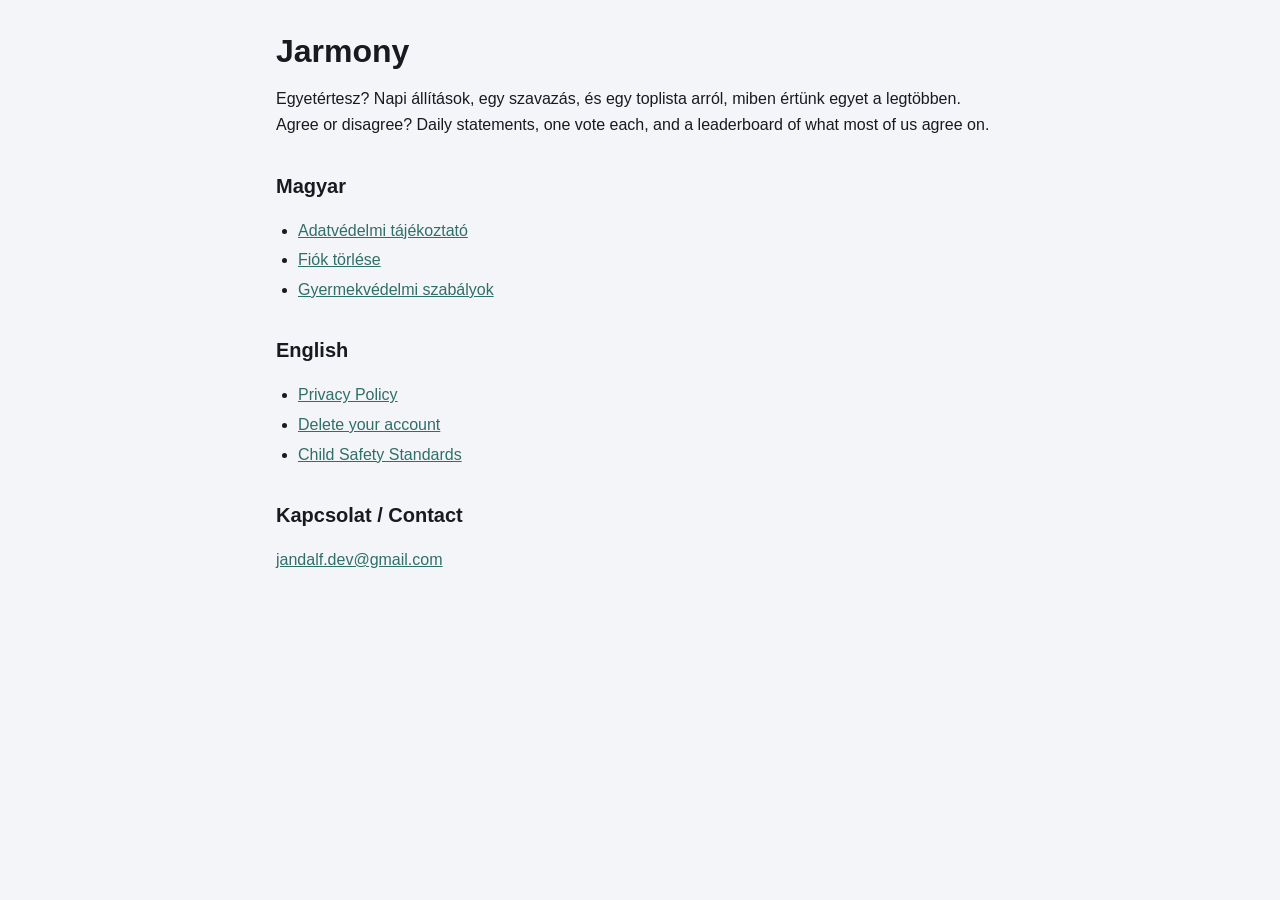
<file: index.html>
<!doctype html>
<html lang="hu">
<head>
<meta charset="utf-8">
<meta name="viewport" content="width=device-width, initial-scale=1">
<title>Jarmony</title>
<link rel="stylesheet" href="style.css">
</head>
<body>
<main>
<h1>Jarmony</h1>
<p>Egyetértesz? Napi állítások, egy szavazás, és egy toplista arról, miben értünk egyet a legtöbben.<br>
<span lang="en">Agree or disagree? Daily statements, one vote each, and a leaderboard of what most of us agree on.</span></p>

<h2>Magyar</h2>
<ul>
<li><a href="adatvedelem.html">Adatvédelmi tájékoztató</a></li>
<li><a href="fioktorles.html">Fiók törlése</a></li>
<li><a href="gyermekvedelem.html">Gyermekvédelmi szabályok</a></li>
</ul>

<h2 lang="en">English</h2>
<ul lang="en">
<li><a href="privacy.html">Privacy Policy</a></li>
<li><a href="delete-account.html">Delete your account</a></li>
<li><a href="child-safety.html">Child Safety Standards</a></li>
</ul>

<h2>Kapcsolat / Contact</h2>
<p><a href="mailto:jandalf.dev@gmail.com">jandalf.dev@gmail.com</a></p>
</main>
</body>
</html>
</file>
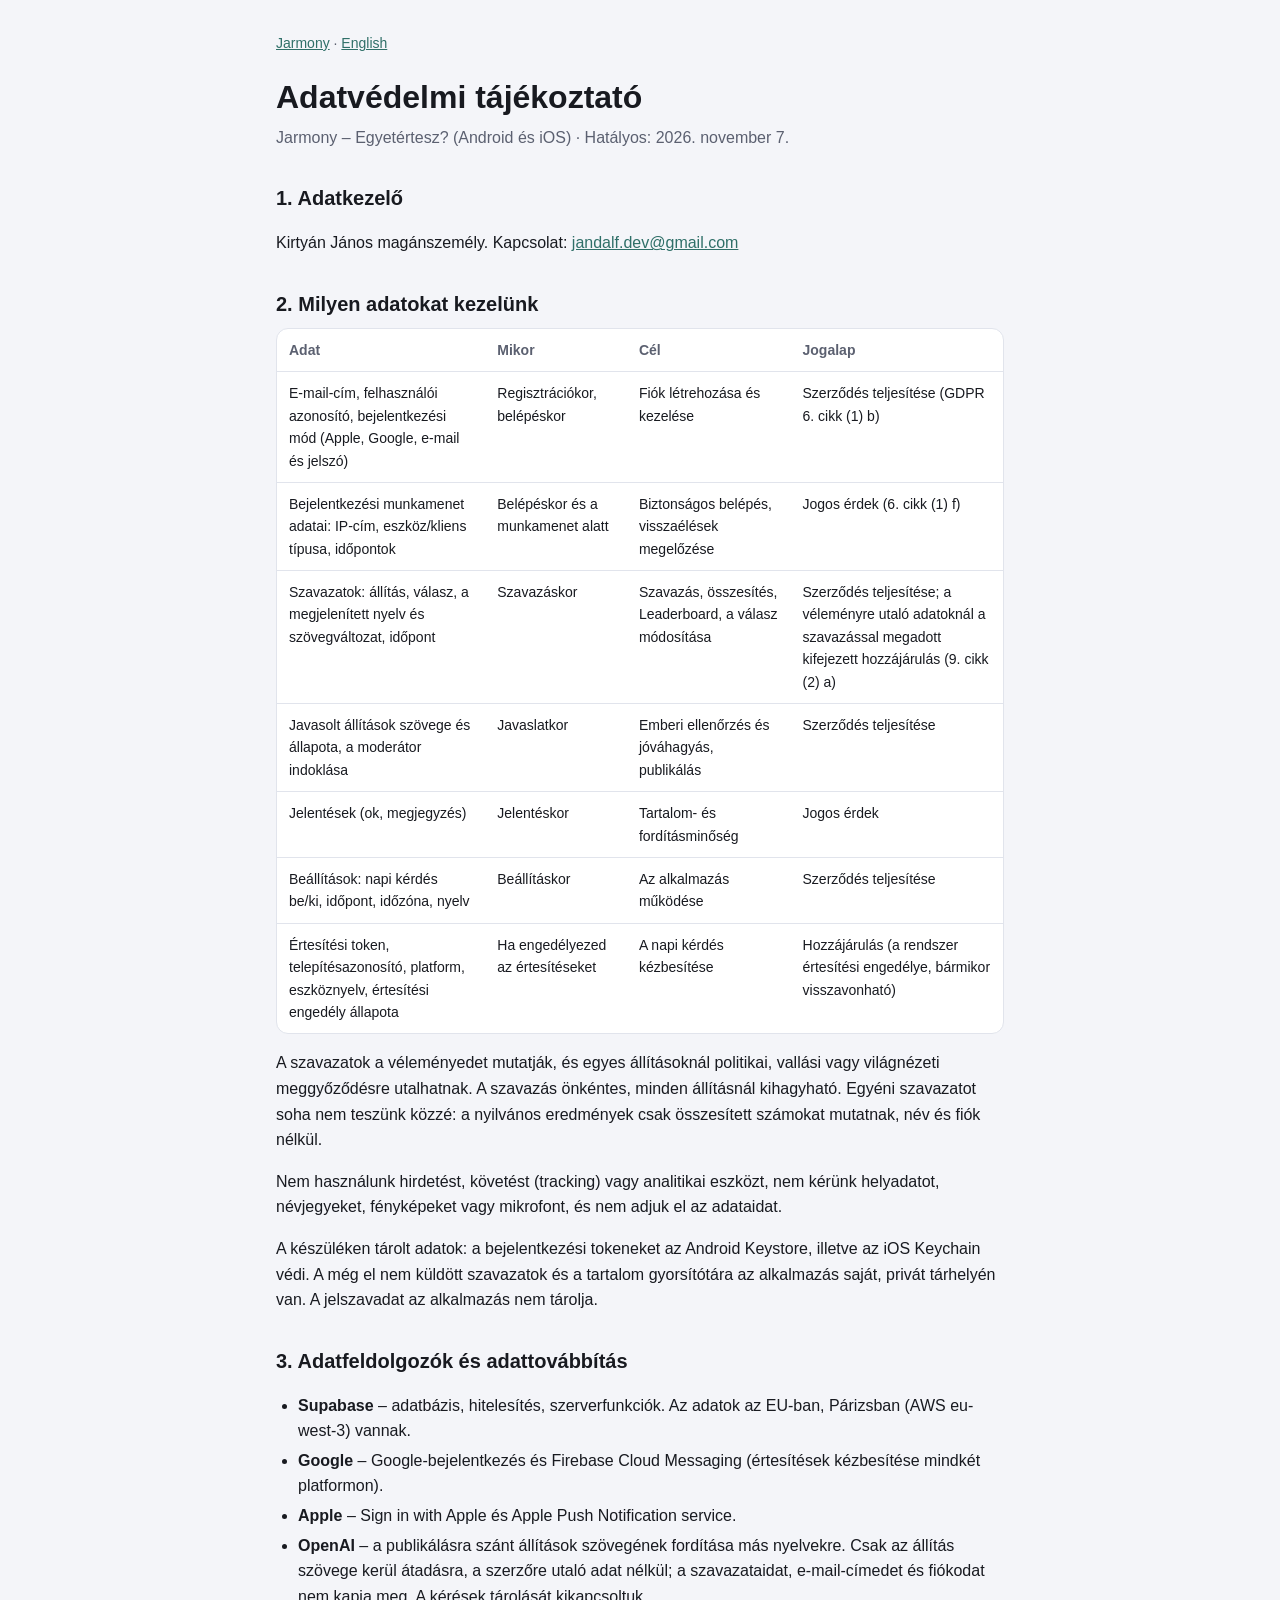
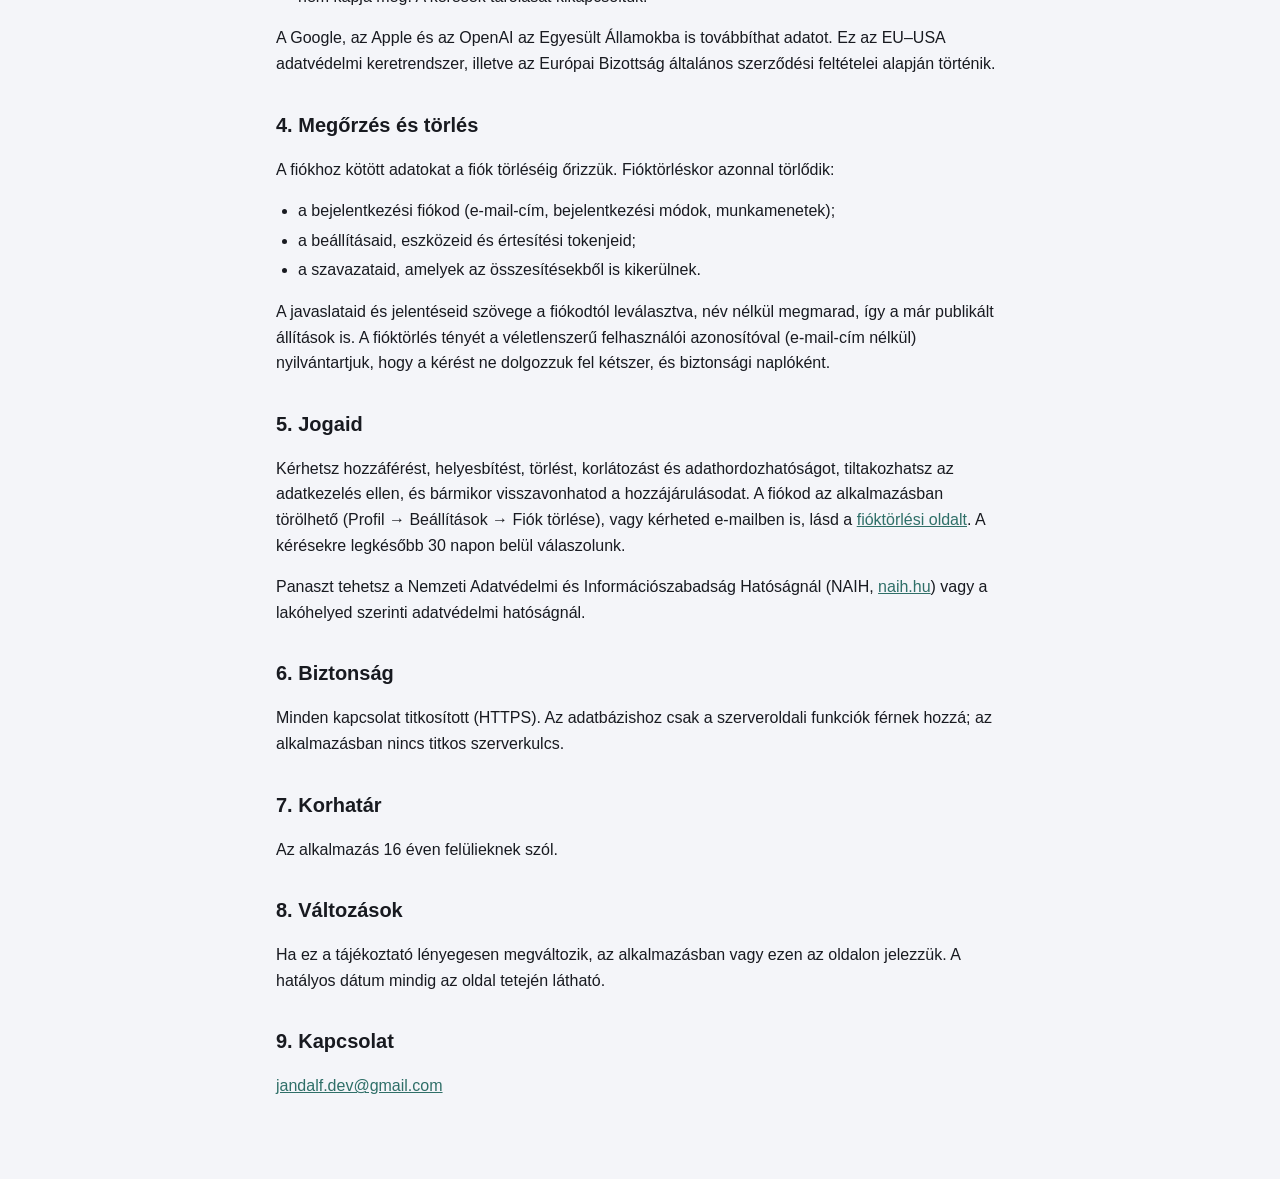
<file: adatvedelem.html>
<!doctype html>
<html lang="hu">
<head>
<meta charset="utf-8">
<meta name="viewport" content="width=device-width, initial-scale=1">
<title>Jarmony – Adatvédelmi tájékoztató</title>
<link rel="stylesheet" href="style.css">
<link rel="alternate" hreflang="en" href="privacy.html">
</head>
<body>
<main>
<nav><a href="index.html">Jarmony</a> · <a href="privacy.html" lang="en">English</a></nav>
<h1>Adatvédelmi tájékoztató</h1>
<p class="meta">Jarmony – Egyetértesz? (Android és iOS) · Hatályos: 2026. november 7.</p>

<h2>1. Adatkezelő</h2>
<p>Kirtyán János magánszemély. Kapcsolat: <a href="mailto:jandalf.dev@gmail.com">jandalf.dev@gmail.com</a></p>

<h2>2. Milyen adatokat kezelünk</h2>
<div class="table"><table>
<thead><tr><th>Adat</th><th>Mikor</th><th>Cél</th><th>Jogalap</th></tr></thead>
<tbody>
<tr><td>E-mail-cím, felhasználói azonosító, bejelentkezési mód (Apple, Google, e-mail és jelszó)</td><td>Regisztrációkor, belépéskor</td><td>Fiók létrehozása és kezelése</td><td>Szerződés teljesítése (GDPR 6. cikk (1) b)</td></tr>
<tr><td>Bejelentkezési munkamenet adatai: IP-cím, eszköz/kliens típusa, időpontok</td><td>Belépéskor és a munkamenet alatt</td><td>Biztonságos belépés, visszaélések megelőzése</td><td>Jogos érdek (6. cikk (1) f)</td></tr>
<tr><td>Szavazatok: állítás, válasz, a megjelenített nyelv és szövegváltozat, időpont</td><td>Szavazáskor</td><td>Szavazás, összesítés, Leaderboard, a válasz módosítása</td><td>Szerződés teljesítése; a véleményre utaló adatoknál a szavazással megadott kifejezett hozzájárulás (9. cikk (2) a)</td></tr>
<tr><td>Javasolt állítások szövege és állapota, a moderátor indoklása</td><td>Javaslatkor</td><td>Emberi ellenőrzés és jóváhagyás, publikálás</td><td>Szerződés teljesítése</td></tr>
<tr><td>Jelentések (ok, megjegyzés)</td><td>Jelentéskor</td><td>Tartalom- és fordításminőség</td><td>Jogos érdek</td></tr>
<tr><td>Beállítások: napi kérdés be/ki, időpont, időzóna, nyelv</td><td>Beállításkor</td><td>Az alkalmazás működése</td><td>Szerződés teljesítése</td></tr>
<tr><td>Értesítési token, telepítésazonosító, platform, eszköznyelv, értesítési engedély állapota</td><td>Ha engedélyezed az értesítéseket</td><td>A napi kérdés kézbesítése</td><td>Hozzájárulás (a rendszer értesítési engedélye, bármikor visszavonható)</td></tr>
</tbody>
</table></div>
<p>A szavazatok a véleményedet mutatják, és egyes állításoknál politikai, vallási vagy világnézeti meggyőződésre utalhatnak. A szavazás önkéntes, minden állításnál kihagyható. Egyéni szavazatot soha nem teszünk közzé: a nyilvános eredmények csak összesített számokat mutatnak, név és fiók nélkül.</p>
<p>Nem használunk hirdetést, követést (tracking) vagy analitikai eszközt, nem kérünk helyadatot, névjegyeket, fényképeket vagy mikrofont, és nem adjuk el az adataidat.</p>
<p>A készüléken tárolt adatok: a bejelentkezési tokeneket az Android Keystore, illetve az iOS Keychain védi. A még el nem küldött szavazatok és a tartalom gyorsítótára az alkalmazás saját, privát tárhelyén van. A jelszavadat az alkalmazás nem tárolja.</p>

<h2>3. Adatfeldolgozók és adattovábbítás</h2>
<ul>
<li><strong>Supabase</strong> – adatbázis, hitelesítés, szerverfunkciók. Az adatok az EU-ban, Párizsban (AWS eu-west-3) vannak.</li>
<li><strong>Google</strong> – Google-bejelentkezés és Firebase Cloud Messaging (értesítések kézbesítése mindkét platformon).</li>
<li><strong>Apple</strong> – Sign in with Apple és Apple Push Notification service.</li>
<li><strong>OpenAI</strong> – a publikálásra szánt állítások szövegének fordítása más nyelvekre. Csak az állítás szövege kerül átadásra, a szerzőre utaló adat nélkül; a szavazataidat, e-mail-címedet és fiókodat nem kapja meg. A kérések tárolását kikapcsoltuk.</li>
</ul>
<p>A Google, az Apple és az OpenAI az Egyesült Államokba is továbbíthat adatot. Ez az EU–USA adatvédelmi keretrendszer, illetve az Európai Bizottság általános szerződési feltételei alapján történik.</p>

<h2>4. Megőrzés és törlés</h2>
<p>A fiókhoz kötött adatokat a fiók törléséig őrizzük. Fióktörléskor azonnal törlődik:</p>
<ul>
<li>a bejelentkezési fiókod (e-mail-cím, bejelentkezési módok, munkamenetek);</li>
<li>a beállításaid, eszközeid és értesítési tokenjeid;</li>
<li>a szavazataid, amelyek az összesítésekből is kikerülnek.</li>
</ul>
<p>A javaslataid és jelentéseid szövege a fiókodtól leválasztva, név nélkül megmarad, így a már publikált állítások is. A fióktörlés tényét a véletlenszerű felhasználói azonosítóval (e-mail-cím nélkül) nyilvántartjuk, hogy a kérést ne dolgozzuk fel kétszer, és biztonsági naplóként.</p>

<h2>5. Jogaid</h2>
<p>Kérhetsz hozzáférést, helyesbítést, törlést, korlátozást és adathordozhatóságot, tiltakozhatsz az adatkezelés ellen, és bármikor visszavonhatod a hozzájárulásodat. A fiókod az alkalmazásban törölhető (Profil → Beállítások → Fiók törlése), vagy kérheted e-mailben is, lásd a <a href="fioktorles.html">fióktörlési oldalt</a>. A kérésekre legkésőbb 30 napon belül válaszolunk.</p>
<p>Panaszt tehetsz a Nemzeti Adatvédelmi és Információszabadság Hatóságnál (NAIH, <a href="https://naih.hu">naih.hu</a>) vagy a lakóhelyed szerinti adatvédelmi hatóságnál.</p>

<h2>6. Biztonság</h2>
<p>Minden kapcsolat titkosított (HTTPS). Az adatbázishoz csak a szerveroldali funkciók férnek hozzá; az alkalmazásban nincs titkos szerverkulcs.</p>

<h2>7. Korhatár</h2>
<p>Az alkalmazás 16 éven felülieknek szól.</p>

<h2>8. Változások</h2>
<p>Ha ez a tájékoztató lényegesen megváltozik, az alkalmazásban vagy ezen az oldalon jelezzük. A hatályos dátum mindig az oldal tetején látható.</p>

<h2>9. Kapcsolat</h2>
<p><a href="mailto:jandalf.dev@gmail.com">jandalf.dev@gmail.com</a></p>
</main>
</body>
</html>
</file>
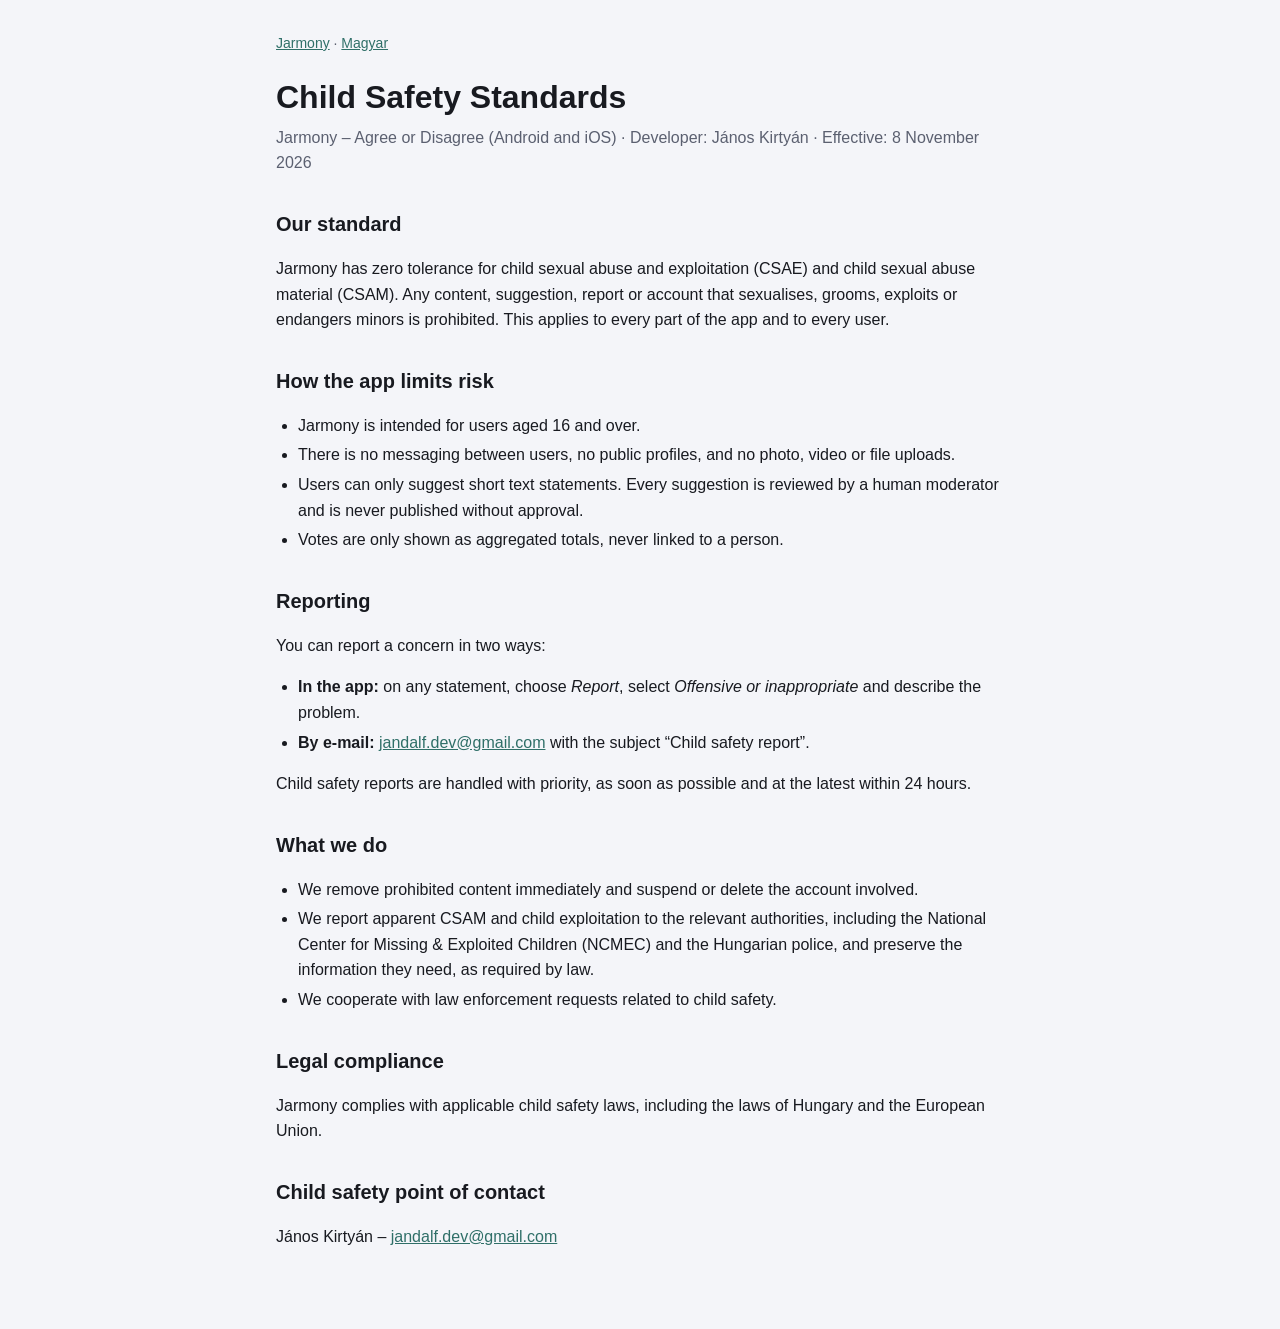
<file: child-safety.html>
<!doctype html>
<html lang="en">
<head>
<meta charset="utf-8">
<meta name="viewport" content="width=device-width, initial-scale=1">
<title>Jarmony – Child Safety Standards</title>
<link rel="stylesheet" href="style.css">
<link rel="alternate" hreflang="hu" href="gyermekvedelem.html">
</head>
<body>
<main>
<nav><a href="index.html">Jarmony</a> · <a href="gyermekvedelem.html" lang="hu">Magyar</a></nav>
<h1>Child Safety Standards</h1>
<p class="meta">Jarmony – Agree or Disagree (Android and iOS) · Developer: János Kirtyán · Effective: 8 November 2026</p>

<h2>Our standard</h2>
<p>Jarmony has zero tolerance for child sexual abuse and exploitation (CSAE) and child sexual abuse material (CSAM). Any content, suggestion, report or account that sexualises, grooms, exploits or endangers minors is prohibited. This applies to every part of the app and to every user.</p>

<h2>How the app limits risk</h2>
<ul>
<li>Jarmony is intended for users aged 16 and over.</li>
<li>There is no messaging between users, no public profiles, and no photo, video or file uploads.</li>
<li>Users can only suggest short text statements. Every suggestion is reviewed by a human moderator and is never published without approval.</li>
<li>Votes are only shown as aggregated totals, never linked to a person.</li>
</ul>

<h2>Reporting</h2>
<p>You can report a concern in two ways:</p>
<ul>
<li><strong>In the app:</strong> on any statement, choose <em>Report</em>, select <em>Offensive or inappropriate</em> and describe the problem.</li>
<li><strong>By e-mail:</strong> <a href="mailto:jandalf.dev@gmail.com?subject=Child%20safety%20report">jandalf.dev@gmail.com</a> with the subject “Child safety report”.</li>
</ul>
<p>Child safety reports are handled with priority, as soon as possible and at the latest within 24 hours.</p>

<h2>What we do</h2>
<ul>
<li>We remove prohibited content immediately and suspend or delete the account involved.</li>
<li>We report apparent CSAM and child exploitation to the relevant authorities, including the National Center for Missing &amp; Exploited Children (NCMEC) and the Hungarian police, and preserve the information they need, as required by law.</li>
<li>We cooperate with law enforcement requests related to child safety.</li>
</ul>

<h2>Legal compliance</h2>
<p>Jarmony complies with applicable child safety laws, including the laws of Hungary and the European Union.</p>

<h2>Child safety point of contact</h2>
<p>János Kirtyán – <a href="mailto:jandalf.dev@gmail.com">jandalf.dev@gmail.com</a></p>
</main>
</body>
</html>
</file>
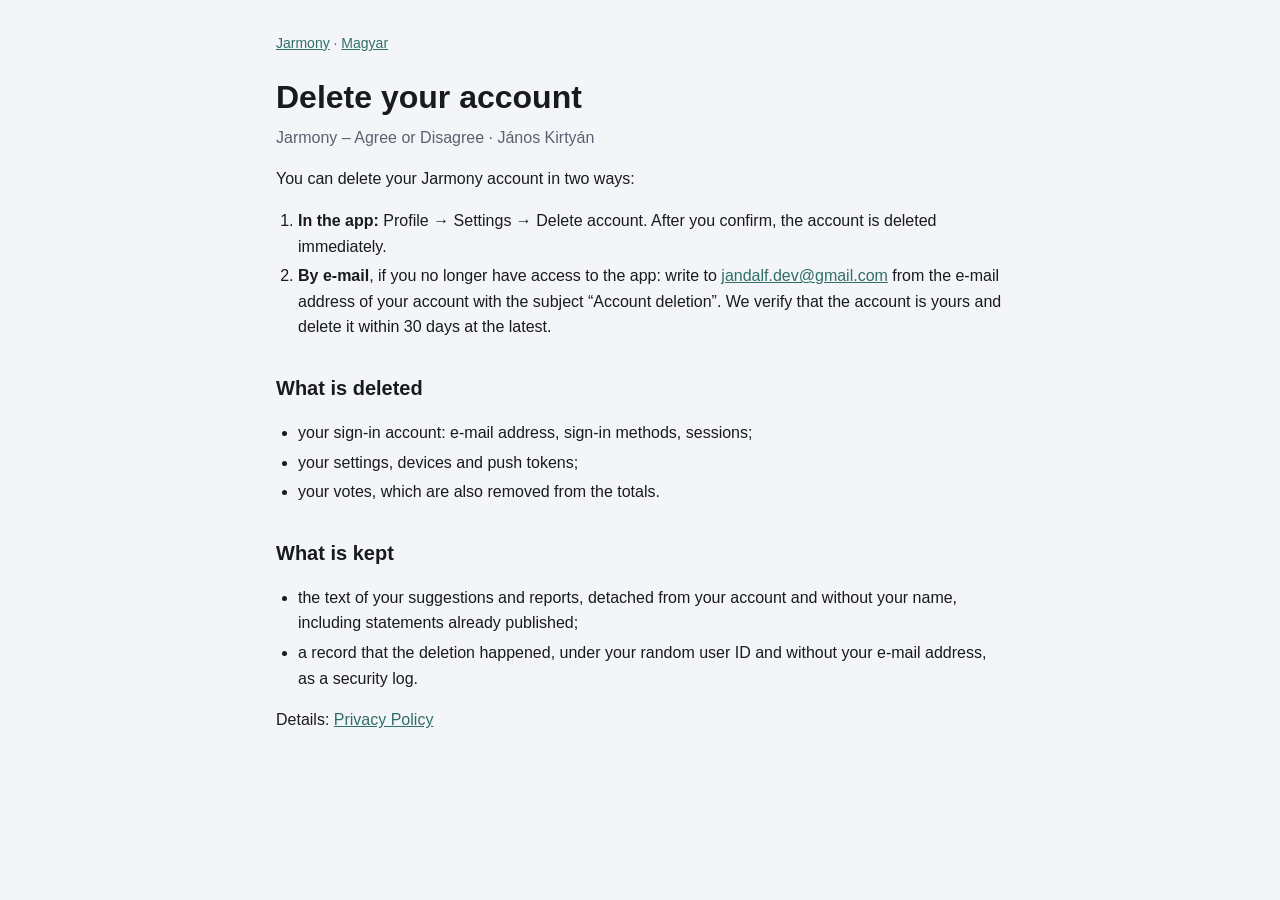
<file: delete-account.html>
<!doctype html>
<html lang="en">
<head>
<meta charset="utf-8">
<meta name="viewport" content="width=device-width, initial-scale=1">
<title>Jarmony – Delete your account</title>
<link rel="stylesheet" href="style.css">
<link rel="alternate" hreflang="hu" href="fioktorles.html">
</head>
<body>
<main>
<nav><a href="index.html">Jarmony</a> · <a href="fioktorles.html" lang="hu">Magyar</a></nav>
<h1>Delete your account</h1>
<p class="meta">Jarmony – Agree or Disagree · János Kirtyán</p>

<p>You can delete your Jarmony account in two ways:</p>
<ol>
<li><strong>In the app:</strong> Profile → Settings → Delete account. After you confirm, the account is deleted immediately.</li>
<li><strong>By e-mail</strong>, if you no longer have access to the app: write to <a href="mailto:jandalf.dev@gmail.com?subject=Account%20deletion">jandalf.dev@gmail.com</a> from the e-mail address of your account with the subject “Account deletion”. We verify that the account is yours and delete it within 30 days at the latest.</li>
</ol>

<h2>What is deleted</h2>
<ul>
<li>your sign-in account: e-mail address, sign-in methods, sessions;</li>
<li>your settings, devices and push tokens;</li>
<li>your votes, which are also removed from the totals.</li>
</ul>

<h2>What is kept</h2>
<ul>
<li>the text of your suggestions and reports, detached from your account and without your name, including statements already published;</li>
<li>a record that the deletion happened, under your random user ID and without your e-mail address, as a security log.</li>
</ul>

<p>Details: <a href="privacy.html">Privacy Policy</a></p>
</main>
</body>
</html>
</file>
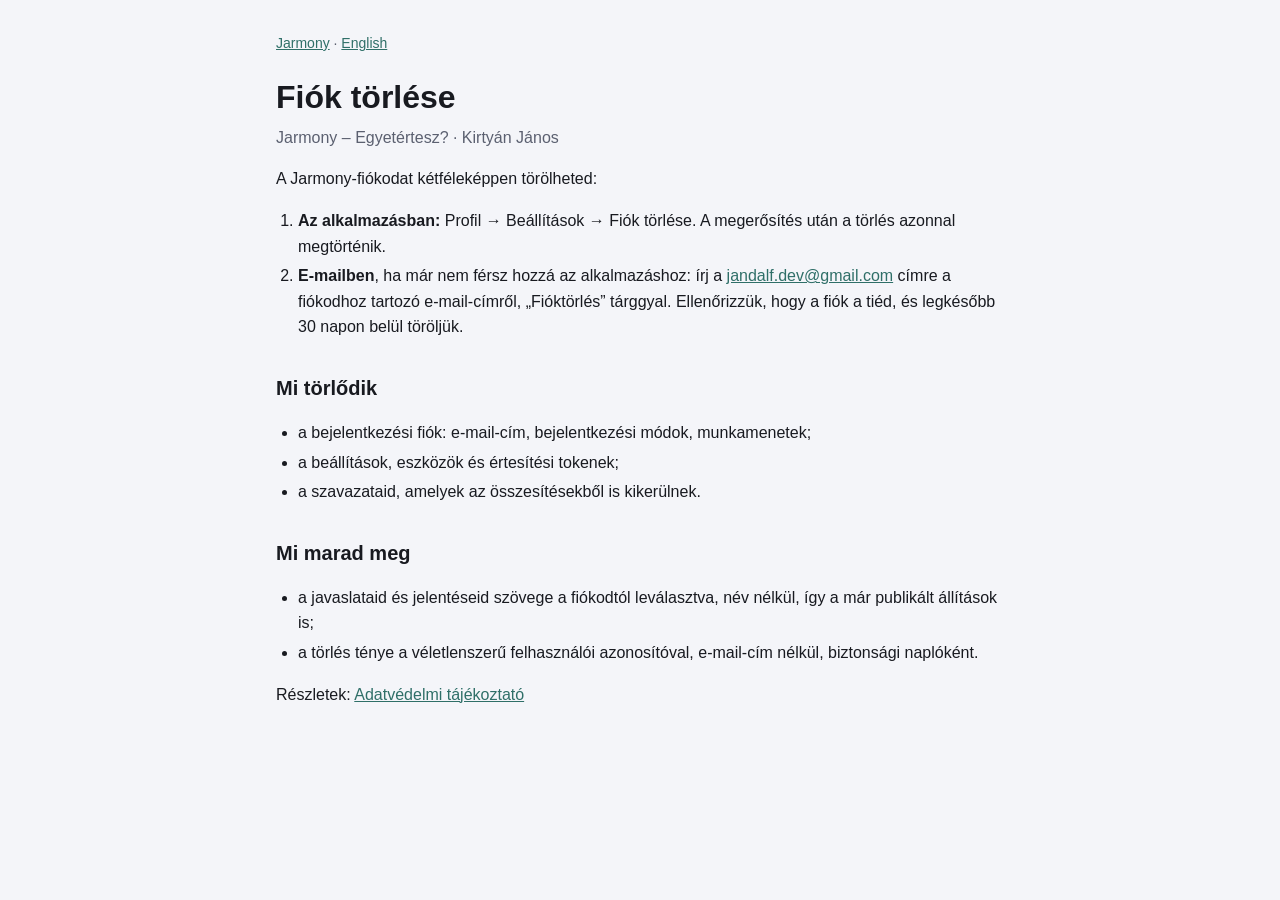
<file: fioktorles.html>
<!doctype html>
<html lang="hu">
<head>
<meta charset="utf-8">
<meta name="viewport" content="width=device-width, initial-scale=1">
<title>Jarmony – Fiók törlése</title>
<link rel="stylesheet" href="style.css">
<link rel="alternate" hreflang="en" href="delete-account.html">
</head>
<body>
<main>
<nav><a href="index.html">Jarmony</a> · <a href="delete-account.html" lang="en">English</a></nav>
<h1>Fiók törlése</h1>
<p class="meta">Jarmony – Egyetértesz? · Kirtyán János</p>

<p>A Jarmony-fiókodat kétféleképpen törölheted:</p>
<ol>
<li><strong>Az alkalmazásban:</strong> Profil → Beállítások → Fiók törlése. A megerősítés után a törlés azonnal megtörténik.</li>
<li><strong>E-mailben</strong>, ha már nem férsz hozzá az alkalmazáshoz: írj a <a href="mailto:jandalf.dev@gmail.com?subject=Fi%C3%B3kt%C3%B6rl%C3%A9s">jandalf.dev@gmail.com</a> címre a fiókodhoz tartozó e-mail-címről, „Fióktörlés” tárggyal. Ellenőrizzük, hogy a fiók a tiéd, és legkésőbb 30 napon belül töröljük.</li>
</ol>

<h2>Mi törlődik</h2>
<ul>
<li>a bejelentkezési fiók: e-mail-cím, bejelentkezési módok, munkamenetek;</li>
<li>a beállítások, eszközök és értesítési tokenek;</li>
<li>a szavazataid, amelyek az összesítésekből is kikerülnek.</li>
</ul>

<h2>Mi marad meg</h2>
<ul>
<li>a javaslataid és jelentéseid szövege a fiókodtól leválasztva, név nélkül, így a már publikált állítások is;</li>
<li>a törlés ténye a véletlenszerű felhasználói azonosítóval, e-mail-cím nélkül, biztonsági naplóként.</li>
</ul>

<p>Részletek: <a href="adatvedelem.html">Adatvédelmi tájékoztató</a></p>
</main>
</body>
</html>
</file>
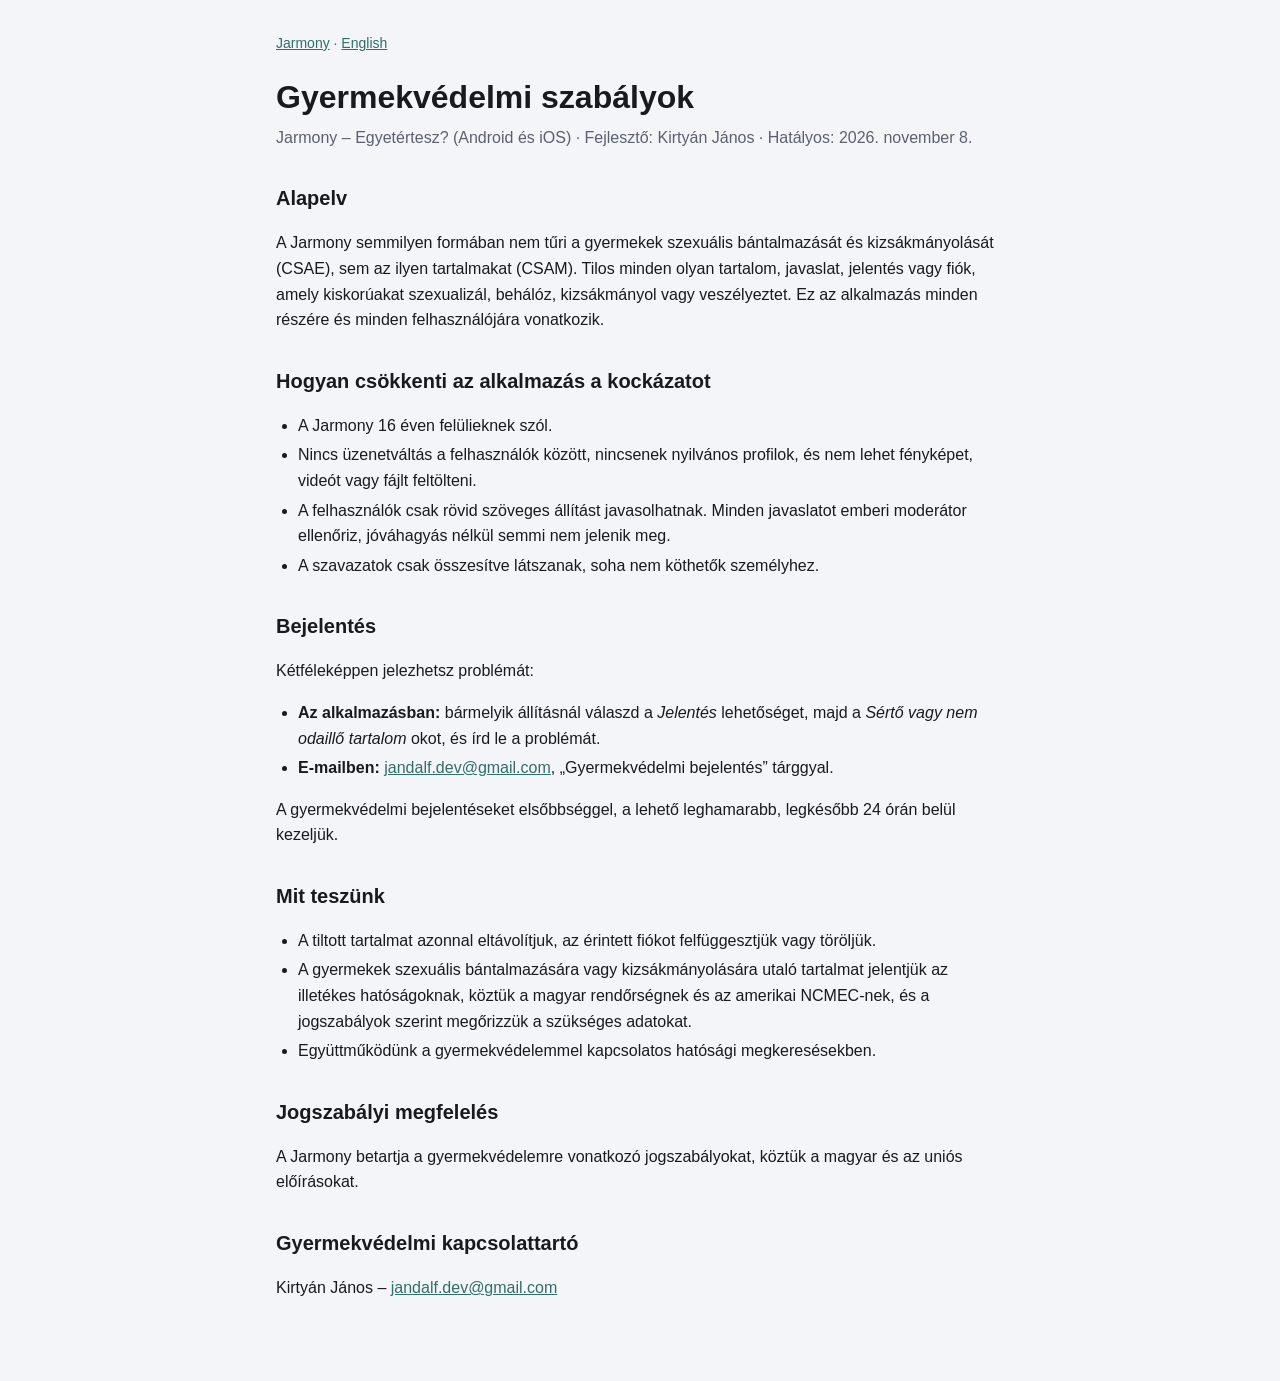
<file: gyermekvedelem.html>
<!doctype html>
<html lang="hu">
<head>
<meta charset="utf-8">
<meta name="viewport" content="width=device-width, initial-scale=1">
<title>Jarmony – Gyermekvédelmi szabályok</title>
<link rel="stylesheet" href="style.css">
<link rel="alternate" hreflang="en" href="child-safety.html">
</head>
<body>
<main>
<nav><a href="index.html">Jarmony</a> · <a href="child-safety.html" lang="en">English</a></nav>
<h1>Gyermekvédelmi szabályok</h1>
<p class="meta">Jarmony – Egyetértesz? (Android és iOS) · Fejlesztő: Kirtyán János · Hatályos: 2026. november 8.</p>

<h2>Alapelv</h2>
<p>A Jarmony semmilyen formában nem tűri a gyermekek szexuális bántalmazását és kizsákmányolását (CSAE), sem az ilyen tartalmakat (CSAM). Tilos minden olyan tartalom, javaslat, jelentés vagy fiók, amely kiskorúakat szexualizál, behálóz, kizsákmányol vagy veszélyeztet. Ez az alkalmazás minden részére és minden felhasználójára vonatkozik.</p>

<h2>Hogyan csökkenti az alkalmazás a kockázatot</h2>
<ul>
<li>A Jarmony 16 éven felülieknek szól.</li>
<li>Nincs üzenetváltás a felhasználók között, nincsenek nyilvános profilok, és nem lehet fényképet, videót vagy fájlt feltölteni.</li>
<li>A felhasználók csak rövid szöveges állítást javasolhatnak. Minden javaslatot emberi moderátor ellenőriz, jóváhagyás nélkül semmi nem jelenik meg.</li>
<li>A szavazatok csak összesítve látszanak, soha nem köthetők személyhez.</li>
</ul>

<h2>Bejelentés</h2>
<p>Kétféleképpen jelezhetsz problémát:</p>
<ul>
<li><strong>Az alkalmazásban:</strong> bármelyik állításnál válaszd a <em>Jelentés</em> lehetőséget, majd a <em>Sértő vagy nem odaillő tartalom</em> okot, és írd le a problémát.</li>
<li><strong>E-mailben:</strong> <a href="mailto:jandalf.dev@gmail.com?subject=Gyermekv%C3%A9delmi%20bejelent%C3%A9s">jandalf.dev@gmail.com</a>, „Gyermekvédelmi bejelentés” tárggyal.</li>
</ul>
<p>A gyermekvédelmi bejelentéseket elsőbbséggel, a lehető leghamarabb, legkésőbb 24 órán belül kezeljük.</p>

<h2>Mit teszünk</h2>
<ul>
<li>A tiltott tartalmat azonnal eltávolítjuk, az érintett fiókot felfüggesztjük vagy töröljük.</li>
<li>A gyermekek szexuális bántalmazására vagy kizsákmányolására utaló tartalmat jelentjük az illetékes hatóságoknak, köztük a magyar rendőrségnek és az amerikai NCMEC-nek, és a jogszabályok szerint megőrizzük a szükséges adatokat.</li>
<li>Együttműködünk a gyermekvédelemmel kapcsolatos hatósági megkeresésekben.</li>
</ul>

<h2>Jogszabályi megfelelés</h2>
<p>A Jarmony betartja a gyermekvédelemre vonatkozó jogszabályokat, köztük a magyar és az uniós előírásokat.</p>

<h2>Gyermekvédelmi kapcsolattartó</h2>
<p>Kirtyán János – <a href="mailto:jandalf.dev@gmail.com">jandalf.dev@gmail.com</a></p>
</main>
</body>
</html>
</file>
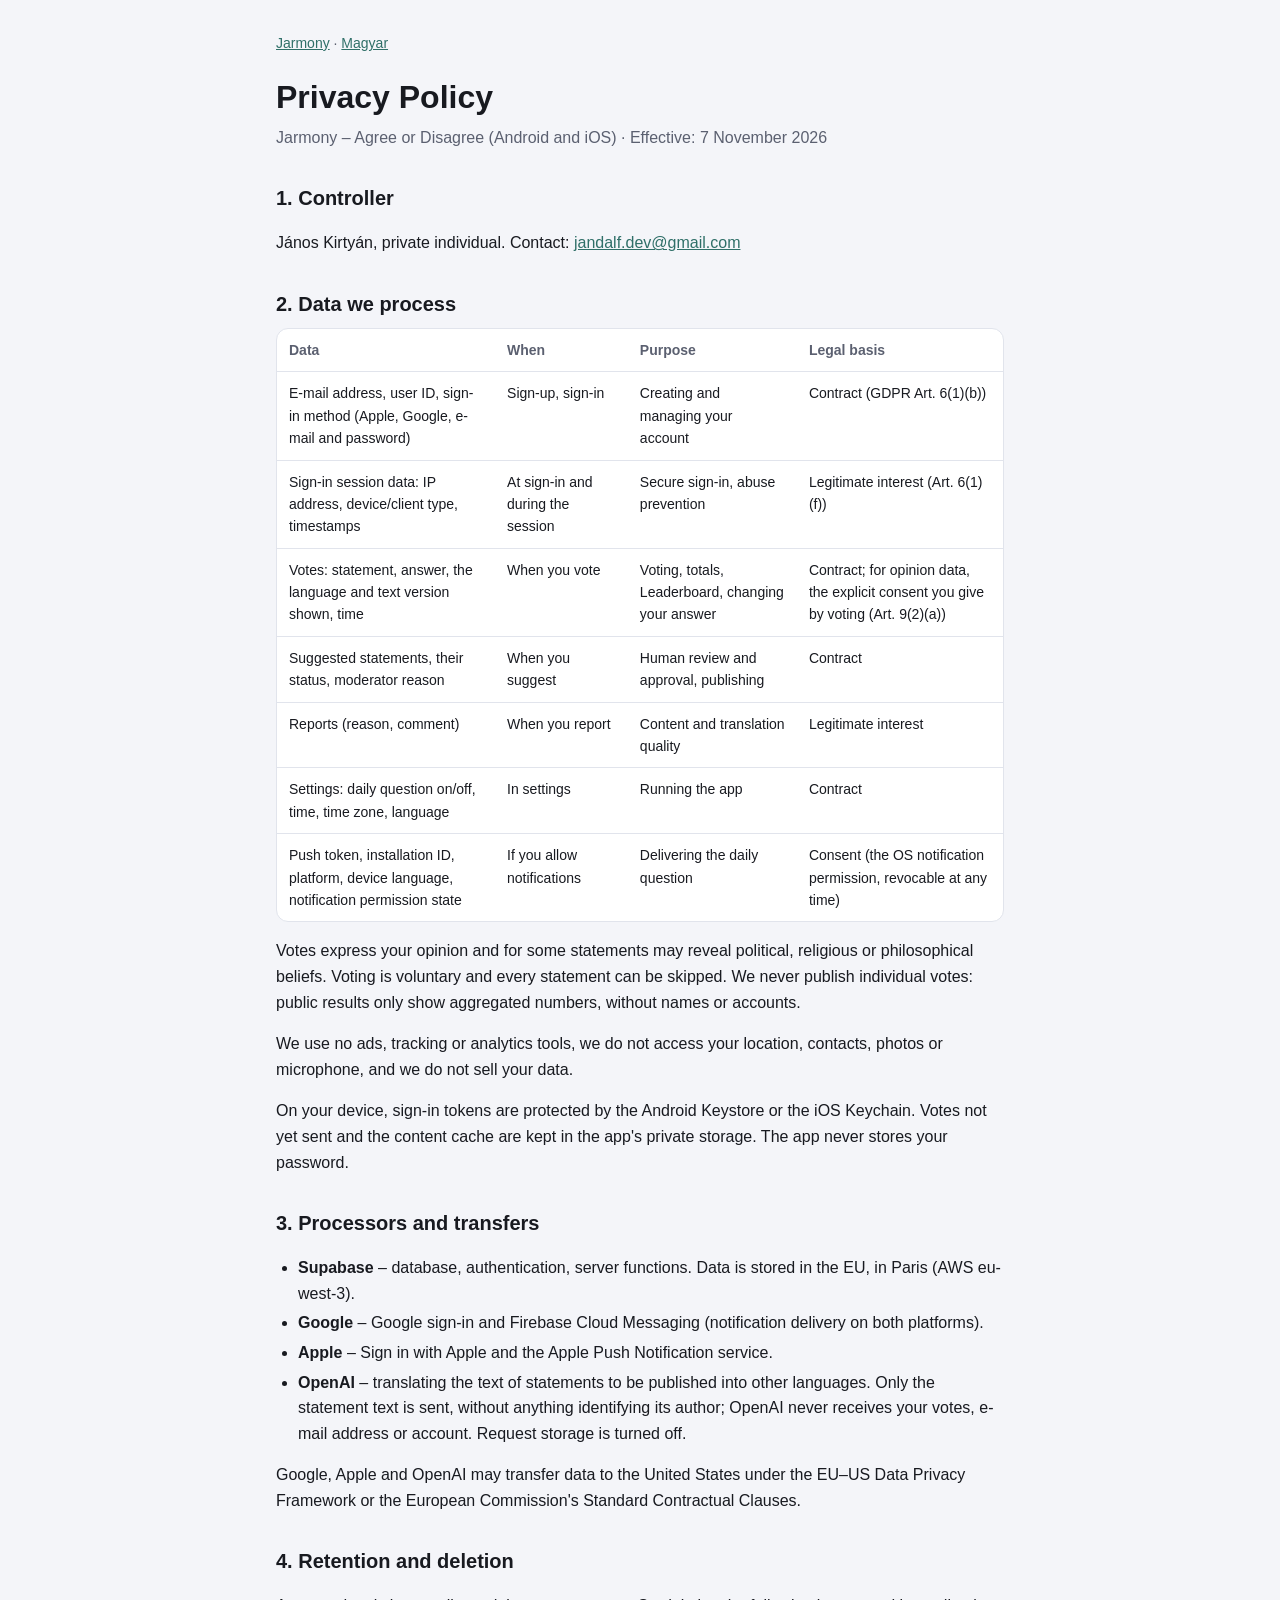
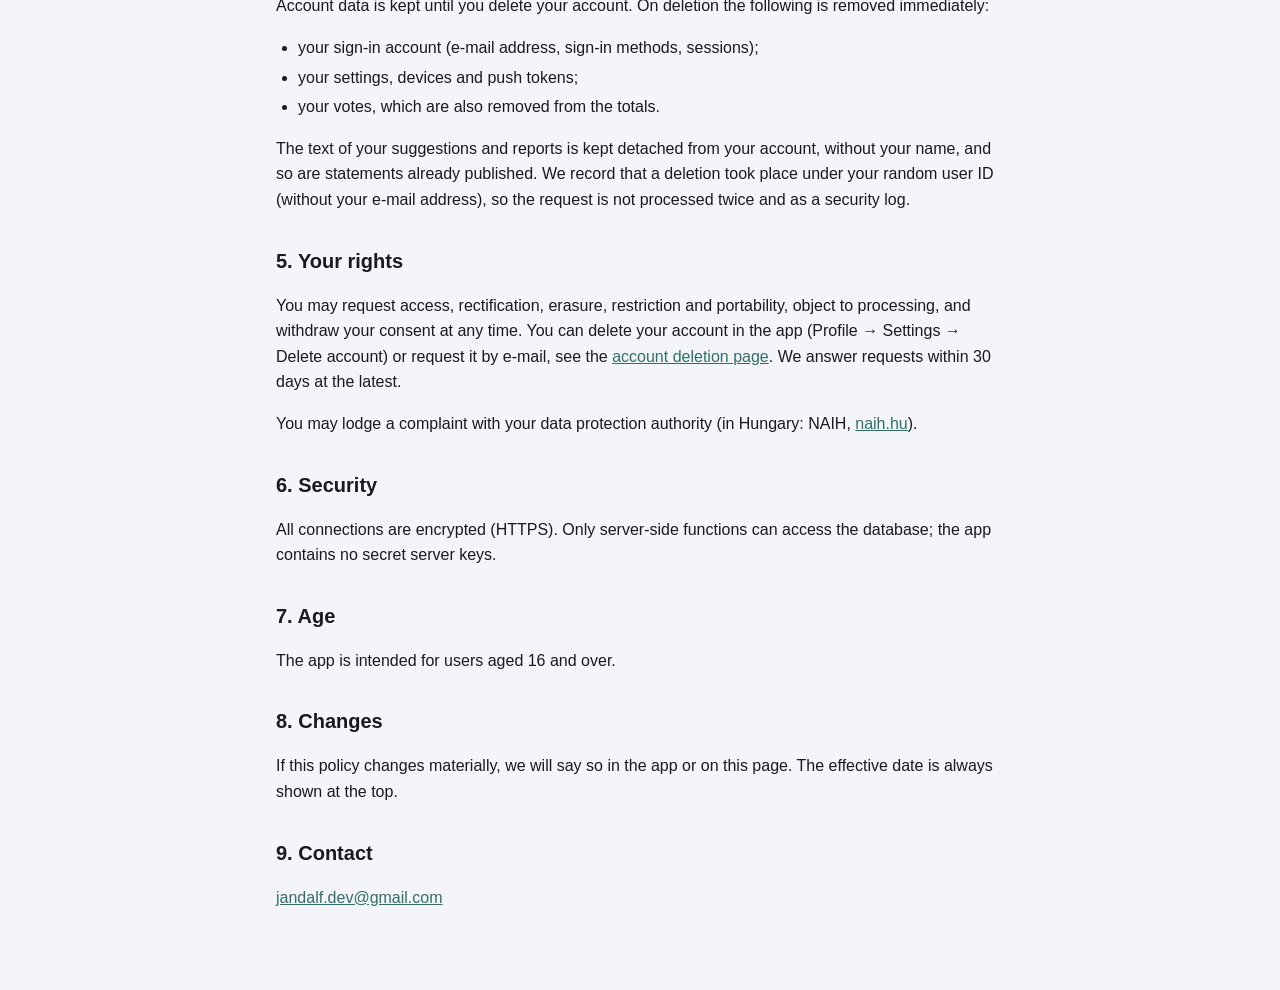
<file: privacy.html>
<!doctype html>
<html lang="en">
<head>
<meta charset="utf-8">
<meta name="viewport" content="width=device-width, initial-scale=1">
<title>Jarmony – Privacy Policy</title>
<link rel="stylesheet" href="style.css">
<link rel="alternate" hreflang="hu" href="adatvedelem.html">
</head>
<body>
<main>
<nav><a href="index.html">Jarmony</a> · <a href="adatvedelem.html" lang="hu">Magyar</a></nav>
<h1>Privacy Policy</h1>
<p class="meta">Jarmony – Agree or Disagree (Android and iOS) · Effective: 7 November 2026</p>

<h2>1. Controller</h2>
<p>János Kirtyán, private individual. Contact: <a href="mailto:jandalf.dev@gmail.com">jandalf.dev@gmail.com</a></p>

<h2>2. Data we process</h2>
<div class="table"><table>
<thead><tr><th>Data</th><th>When</th><th>Purpose</th><th>Legal basis</th></tr></thead>
<tbody>
<tr><td>E-mail address, user ID, sign-in method (Apple, Google, e-mail and password)</td><td>Sign-up, sign-in</td><td>Creating and managing your account</td><td>Contract (GDPR Art. 6(1)(b))</td></tr>
<tr><td>Sign-in session data: IP address, device/client type, timestamps</td><td>At sign-in and during the session</td><td>Secure sign-in, abuse prevention</td><td>Legitimate interest (Art. 6(1)(f))</td></tr>
<tr><td>Votes: statement, answer, the language and text version shown, time</td><td>When you vote</td><td>Voting, totals, Leaderboard, changing your answer</td><td>Contract; for opinion data, the explicit consent you give by voting (Art. 9(2)(a))</td></tr>
<tr><td>Suggested statements, their status, moderator reason</td><td>When you suggest</td><td>Human review and approval, publishing</td><td>Contract</td></tr>
<tr><td>Reports (reason, comment)</td><td>When you report</td><td>Content and translation quality</td><td>Legitimate interest</td></tr>
<tr><td>Settings: daily question on/off, time, time zone, language</td><td>In settings</td><td>Running the app</td><td>Contract</td></tr>
<tr><td>Push token, installation ID, platform, device language, notification permission state</td><td>If you allow notifications</td><td>Delivering the daily question</td><td>Consent (the OS notification permission, revocable at any time)</td></tr>
</tbody>
</table></div>
<p>Votes express your opinion and for some statements may reveal political, religious or philosophical beliefs. Voting is voluntary and every statement can be skipped. We never publish individual votes: public results only show aggregated numbers, without names or accounts.</p>
<p>We use no ads, tracking or analytics tools, we do not access your location, contacts, photos or microphone, and we do not sell your data.</p>
<p>On your device, sign-in tokens are protected by the Android Keystore or the iOS Keychain. Votes not yet sent and the content cache are kept in the app's private storage. The app never stores your password.</p>

<h2>3. Processors and transfers</h2>
<ul>
<li><strong>Supabase</strong> – database, authentication, server functions. Data is stored in the EU, in Paris (AWS eu-west-3).</li>
<li><strong>Google</strong> – Google sign-in and Firebase Cloud Messaging (notification delivery on both platforms).</li>
<li><strong>Apple</strong> – Sign in with Apple and the Apple Push Notification service.</li>
<li><strong>OpenAI</strong> – translating the text of statements to be published into other languages. Only the statement text is sent, without anything identifying its author; OpenAI never receives your votes, e-mail address or account. Request storage is turned off.</li>
</ul>
<p>Google, Apple and OpenAI may transfer data to the United States under the EU–US Data Privacy Framework or the European Commission's Standard Contractual Clauses.</p>

<h2>4. Retention and deletion</h2>
<p>Account data is kept until you delete your account. On deletion the following is removed immediately:</p>
<ul>
<li>your sign-in account (e-mail address, sign-in methods, sessions);</li>
<li>your settings, devices and push tokens;</li>
<li>your votes, which are also removed from the totals.</li>
</ul>
<p>The text of your suggestions and reports is kept detached from your account, without your name, and so are statements already published. We record that a deletion took place under your random user ID (without your e-mail address), so the request is not processed twice and as a security log.</p>

<h2>5. Your rights</h2>
<p>You may request access, rectification, erasure, restriction and portability, object to processing, and withdraw your consent at any time. You can delete your account in the app (Profile → Settings → Delete account) or request it by e-mail, see the <a href="delete-account.html">account deletion page</a>. We answer requests within 30 days at the latest.</p>
<p>You may lodge a complaint with your data protection authority (in Hungary: NAIH, <a href="https://naih.hu">naih.hu</a>).</p>

<h2>6. Security</h2>
<p>All connections are encrypted (HTTPS). Only server-side functions can access the database; the app contains no secret server keys.</p>

<h2>7. Age</h2>
<p>The app is intended for users aged 16 and over.</p>

<h2>8. Changes</h2>
<p>If this policy changes materially, we will say so in the app or on this page. The effective date is always shown at the top.</p>

<h2>9. Contact</h2>
<p><a href="mailto:jandalf.dev@gmail.com">jandalf.dev@gmail.com</a></p>
</main>
</body>
</html>
</file>
<file: style.css>
:root {
  --bg: #f4f5f9; --surface: #ffffff; --text: #181a20; --muted: #5b6070; --line: #e1e4ec; --link: #2f6f68;
  color-scheme: light dark;
}
@media (prefers-color-scheme: dark) {
  :root { --bg: #111318; --surface: #1b1e25; --text: #eceef3; --muted: #a2a8b6; --line: #2c303a; --link: #7fd1c5; }
}
* { box-sizing: border-box; }
body {
  margin: 0; background: var(--bg); color: var(--text);
  font: 16px/1.6 -apple-system, BlinkMacSystemFont, "Segoe UI", Roboto, "Helvetica Neue", Arial, sans-serif;
}
main { max-width: 760px; margin: 0 auto; padding: 32px 16px 64px; }
nav { font-size: 14px; color: var(--muted); margin-bottom: 24px; }
h1 { font-size: 32px; line-height: 1.2; margin: 0 0 8px; }
h2 { font-size: 20px; margin: 32px 0 8px; }
.meta { color: var(--muted); margin-top: 0; }
a { color: var(--link); }
ul, ol { padding-left: 22px; }
li { margin: 4px 0; }
.table { overflow-x: auto; background: var(--surface); border: 1px solid var(--line); border-radius: 12px; }
table { border-collapse: collapse; width: 100%; min-width: 600px; font-size: 14px; }
th, td { text-align: left; vertical-align: top; padding: 10px 12px; border-bottom: 1px solid var(--line); }
tr:last-child td { border-bottom: 0; }
th { color: var(--muted); font-weight: 600; }
</file>
